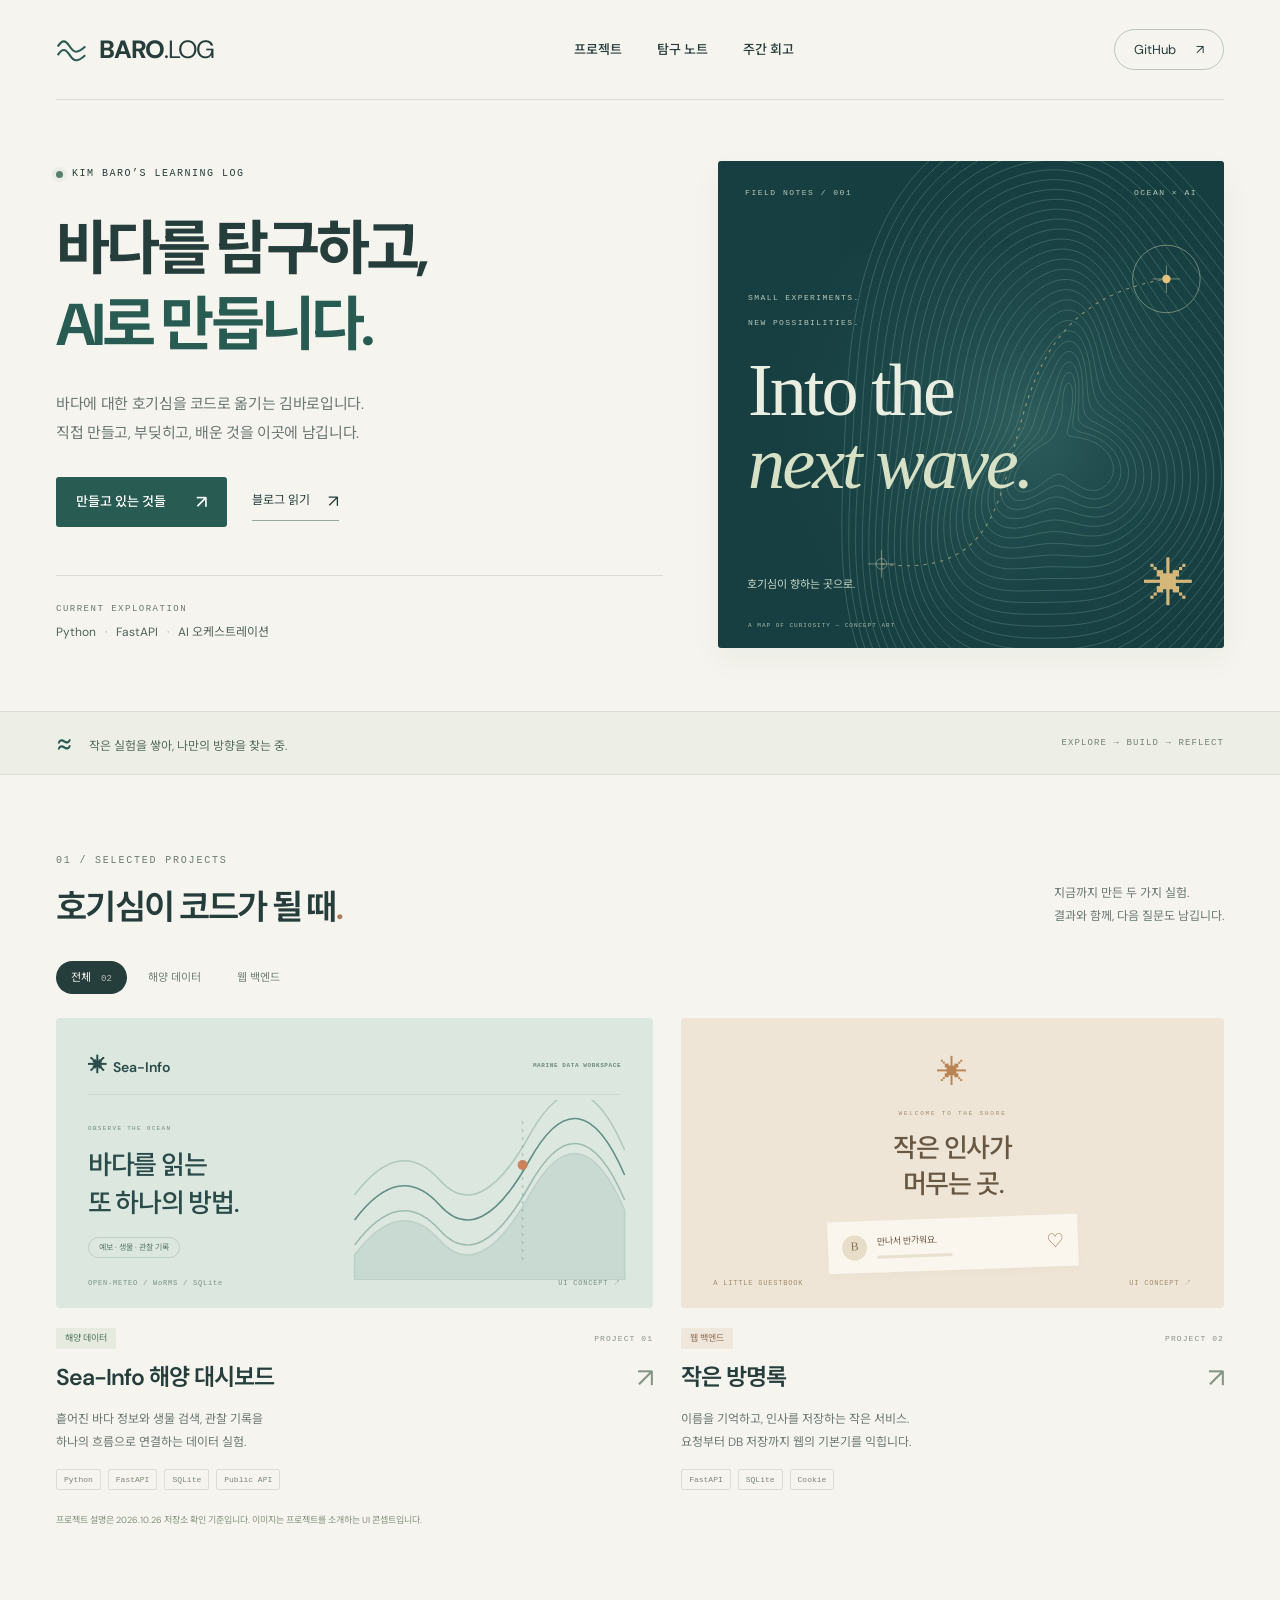
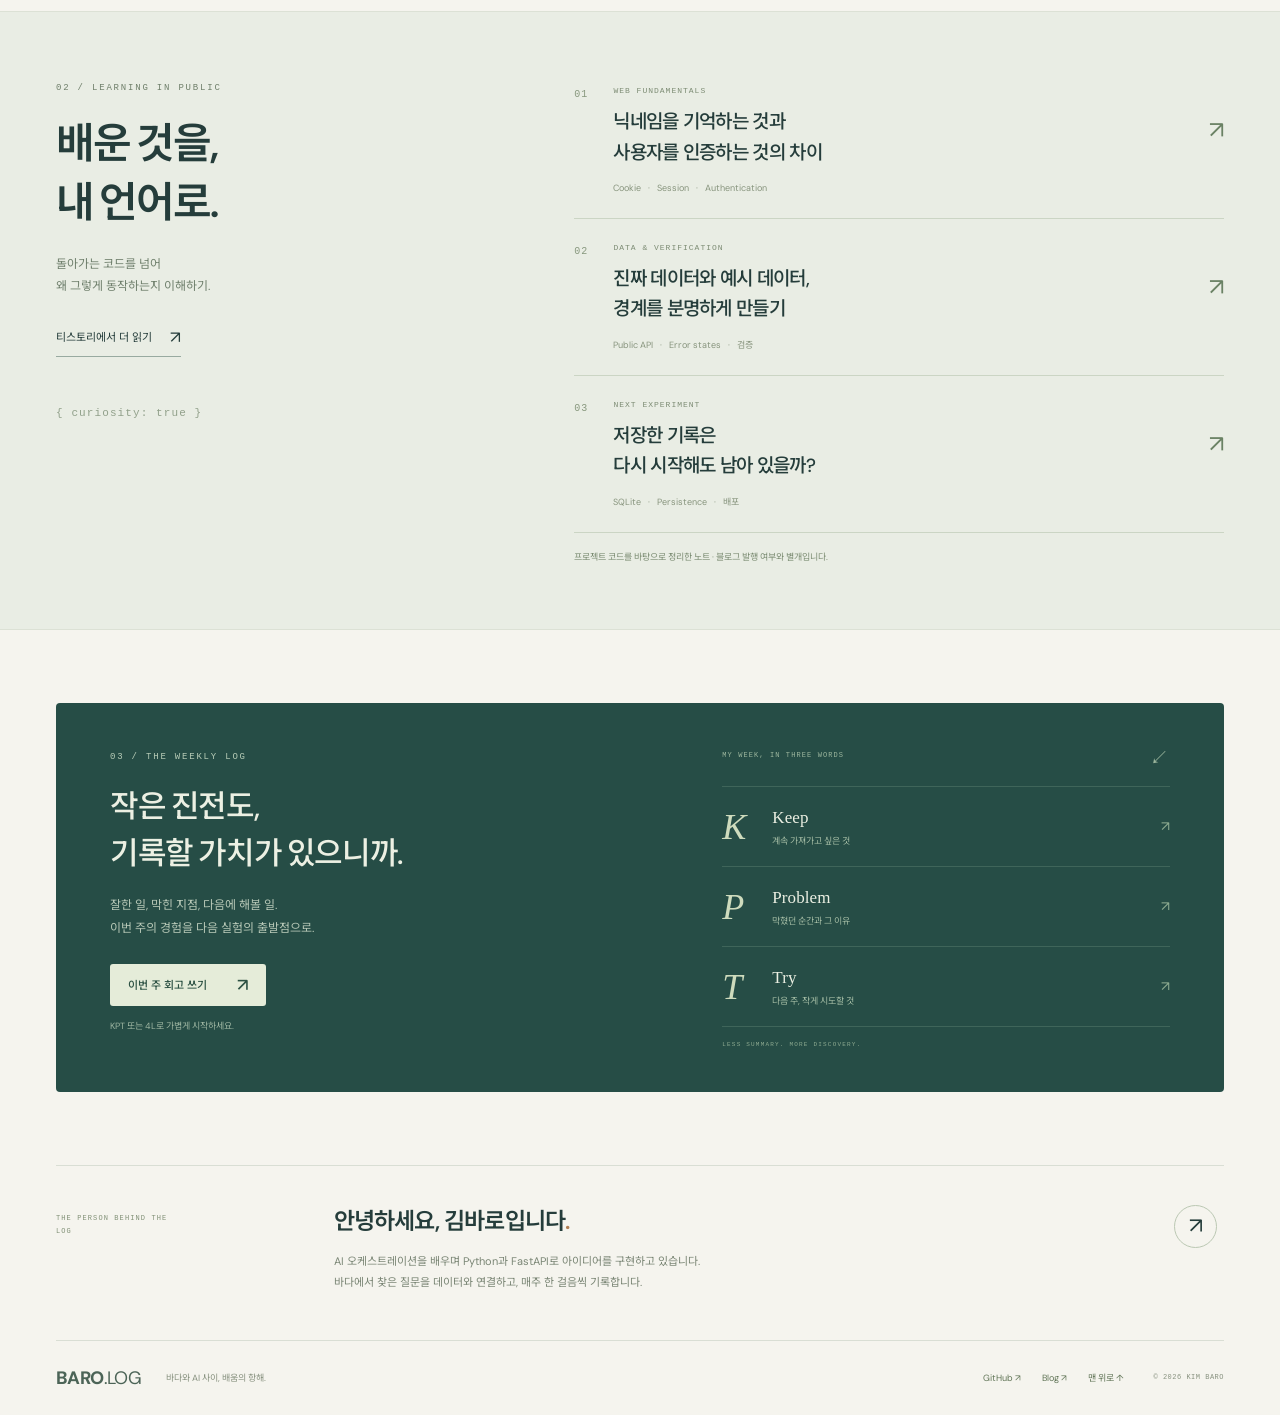
<file: marienebio_info_agent/dist/index.html>
<!doctype html>
<html lang="ko">
<head>
  <meta charset="UTF-8">
  <meta name="viewport" content="width=device-width, initial-scale=1">
  <meta name="theme-color" content="#f4f3ec">
  <meta name="description" content="김바로의 해양 × AI 개발 로그북. 바다에 대한 호기심을 코드로 옮기고, 실험하며 배운 것을 기록합니다.">
  <title>BARO.LOG — 바다와 AI 사이</title>
  <link rel="icon" href="favicon.svg" type="image/svg+xml">
  <link rel="stylesheet" href="styles.css">
  <script src="app.js" defer></script>
</head>
<body>
  <a class="skip" href="#main">본문으로 이동</a>
  <header class="header wrap">
    <a class="brand" href="#" aria-label="BARO.LOG 처음으로"><svg viewBox="0 0 36 28" aria-hidden="true"><path d="M2 10c5-8 9-8 14 0s9 8 18 0M2 20c5-8 9-8 14 0s9 8 18 0"/></svg>BARO<span>.LOG</span></a>
    <nav aria-label="주요 메뉴"><a href="#projects">프로젝트</a><a href="#notes">탐구 노트</a><a href="#reflection">주간 회고</a></nav>
    <a class="header-link" href="https://github.com/barokim" target="_blank" rel="noopener noreferrer">GitHub <span aria-hidden="true">↗</span></a>
  </header>
  <main id="main">
    <section class="hero wrap" aria-labelledby="hero-title">
      <div class="hero-copy">
        <p class="eyebrow"><span class="status-dot"></span> KIM BARO’S LEARNING LOG</p>
        <h1 id="hero-title">바다를 탐구하고,<br><span>AI로 만듭니다.</span></h1>
        <p class="hero-desc">바다에 대한 호기심을 코드로 옮기는 김바로입니다.<br class="desktop"> 직접 만들고, 부딪히고, 배운 것을 이곳에 남깁니다.</p>
        <div class="hero-actions"><a class="button primary" href="#projects">만들고 있는 것들 <span aria-hidden="true">↗</span></a><a class="text-link" href="https://marinebaro.tistory.com/" target="_blank" rel="noopener noreferrer">블로그 읽기 <span aria-hidden="true">↗</span></a></div>
        <div class="hero-foot"><span class="mono">CURRENT EXPLORATION</span><p>Python <b>·</b> FastAPI <b>·</b> AI 오케스트레이션</p></div>
      </div>
      <figure class="ocean-cover">
        <div class="cover-top mono"><span>FIELD NOTES / 001</span><span>OCEAN × AI</span></div>
        <svg id="contour-map" class="contour-map" viewBox="0 0 520 530" aria-hidden="true"><defs><radialGradient id="sea-glow"><stop offset="0" stop-color="#467d78" stop-opacity=".5"/><stop offset="1" stop-color="#173f42" stop-opacity="0"/></radialGradient></defs><rect width="520" height="530" fill="url(#sea-glow)"/><g id="contours"></g><g class="map-cross"><path d="M395 112v26m-13-13h26M125 382v26m-13-13h26"/><circle cx="395" cy="125" r="32"/><circle cx="125" cy="395" r="5"/></g><path class="map-route" d="M125 395C315 420 182 160 395 125"/><circle cx="395" cy="125" r="4" fill="#e5c17f"/></svg>
        <div class="cover-title"><span class="mono">SMALL EXPERIMENTS.<br>NEW POSSIBILITIES.</span><p>Into the<br><i>next wave.</i></p></div>
        <figcaption class="cover-bottom"><span>호기심이 향하는 곳으로.</span><span class="compass" aria-hidden="true">✳</span></figcaption>
        <span class="map-caption mono">A MAP OF CURIOSITY — CONCEPT ART</span>
      </figure>
    </section>
    <div class="chapter-strip"><div class="wrap strip-inner"><p><span class="tiny-wave" aria-hidden="true">≈</span> 작은 실험을 쌓아, 나만의 방향을 찾는 중.</p><span class="mono">EXPLORE → BUILD → REFLECT</span></div></div>
    <section class="projects wrap section" id="projects" aria-labelledby="projects-title">
      <div class="section-top"><div><p class="eyebrow">01 / SELECTED PROJECTS</p><h2 id="projects-title">호기심이 코드가 될 때<span class="heading-dot">.</span></h2></div><p class="section-note">지금까지 만든 두 가지 실험.<br>결과와 함께, 다음 질문도 남깁니다.</p></div>
      <div class="filters" role="group" aria-label="프로젝트 분류"><button class="filter active" data-filter="all" aria-pressed="true">전체 <span>02</span></button><button class="filter" data-filter="ocean" aria-pressed="false">해양 데이터</button><button class="filter" data-filter="web" aria-pressed="false">웹 백엔드</button></div>
      <div class="project-grid">
        <article class="project-card" data-category="ocean">
          <button class="project-art sea-art" data-project="sea" aria-label="Sea-Info 프로젝트 자세히 보기">
            <div class="mock-top"><span><span class="mini-sun">✳</span> Sea-Info</span><span class="mono">MARINE DATA WORKSPACE</span></div>
            <div class="sea-preview"><div class="sea-preview-copy"><span class="mono">OBSERVE THE OCEAN</span><strong>바다를 읽는<br>또 하나의 방법.</strong><span class="mock-chip">예보 · 생물 · 관찰 기록</span></div><svg viewBox="0 0 260 180" aria-hidden="true"><path d="M0 155Q45 95 85 140T175 95T270 110V180H0Z" fill="#91b2ac" opacity=".25"/><path d="M0 120Q45 60 85 105T175 60T270 75"/><path d="M0 145Q45 85 85 130T175 85T270 100" opacity=".5"/><path d="M0 95Q45 35 85 80T175 35T270 50" opacity=".35"/><circle cx="168" cy="65" r="5" fill="#ce835b" stroke="none"/><path d="M168 21V160" stroke-dasharray="3 5" opacity=".35"/></svg></div><div class="preview-caption mono"><span>OPEN-METEO / WoRMS / SQLite</span><span>UI CONCEPT ↗</span></div>
          </button>
          <div class="project-info"><div class="project-meta"><span class="tag">해양 데이터</span><span class="mono">PROJECT 01</span></div><button class="project-title" data-project="sea">Sea-Info 해양 대시보드 <span aria-hidden="true">↗</span></button><p>흩어진 바다 정보와 생물 검색, 관찰 기록을<br class="desktop"> 하나의 흐름으로 연결하는 데이터 실험.</p><div class="tech-list"><span>Python</span><span>FastAPI</span><span>SQLite</span><span>Public API</span></div></div>
        </article>
        <article class="project-card" data-category="web">
          <button class="project-art guest-art" data-project="guest" aria-label="작은 방명록 프로젝트 자세히 보기"><div class="guest-preview"><span class="guest-sun" aria-hidden="true">✳</span><span class="mono">WELCOME TO THE SHORE</span><strong>작은 인사가<br>머무는 곳.</strong><div class="guest-line"><span class="avatar">B</span><span>만나서 반가워요.<i></i></span><span aria-hidden="true">♡</span></div></div><div class="preview-caption mono"><span>A LITTLE GUESTBOOK</span><span>UI CONCEPT ↗</span></div></button>
          <div class="project-info"><div class="project-meta"><span class="tag clay">웹 백엔드</span><span class="mono">PROJECT 02</span></div><button class="project-title" data-project="guest">작은 방명록 <span aria-hidden="true">↗</span></button><p>이름을 기억하고, 인사를 저장하는 작은 서비스.<br class="desktop"> 요청부터 DB 저장까지 웹의 기본기를 익힙니다.</p><div class="tech-list"><span>FastAPI</span><span>SQLite</span><span>Cookie</span></div></div>
        </article>
      </div>
      <p class="source-note">프로젝트 설명은 2026.10.26 저장소 확인 기준입니다. 이미지는 프로젝트를 소개하는 UI 콘셉트입니다.</p>
    </section>
    <section class="notes-section" id="notes" aria-labelledby="notes-title"><div class="wrap notes-layout">
      <div class="notes-intro"><p class="eyebrow">02 / LEARNING IN PUBLIC</p><h2 id="notes-title">배운 것을,<br>내 언어로.</h2><p>돌아가는 코드를 넘어<br>왜 그렇게 동작하는지 이해하기.</p><a class="text-link" href="https://marinebaro.tistory.com/" target="_blank" rel="noopener noreferrer">티스토리에서 더 읽기 <span aria-hidden="true">↗</span></a><div class="notebook-mark mono" aria-hidden="true">{ curiosity: true }</div></div>
      <div class="note-list">
        <button class="note-row" data-note="cookie"><span class="note-number mono">01</span><span class="note-body"><span class="note-category">WEB FUNDAMENTALS</span><strong>닉네임을 기억하는 것과<br>사용자를 인증하는 것의 차이</strong><span class="note-tags">Cookie <b>·</b> Session <b>·</b> Authentication</span></span><span class="note-arrow" aria-hidden="true">↗</span></button>
        <button class="note-row" data-note="api"><span class="note-number mono">02</span><span class="note-body"><span class="note-category">DATA & VERIFICATION</span><strong>진짜 데이터와 예시 데이터,<br>경계를 분명하게 만들기</strong><span class="note-tags">Public API <b>·</b> Error states <b>·</b> 검증</span></span><span class="note-arrow" aria-hidden="true">↗</span></button>
        <button class="note-row" data-note="db"><span class="note-number mono">03</span><span class="note-body"><span class="note-category">NEXT EXPERIMENT</span><strong>저장한 기록은<br>다시 시작해도 남아 있을까?</strong><span class="note-tags">SQLite <b>·</b> Persistence <b>·</b> 배포</span></span><span class="note-arrow" aria-hidden="true">↗</span></button>
        <p class="note-disclaimer">프로젝트 코드를 바탕으로 정리한 노트 · 블로그 발행 여부와 별개입니다.</p>
      </div>
    </div></section>
    <section class="reflection-section wrap section" id="reflection" aria-labelledby="reflection-title">
      <div class="reflection-panel"><div class="reflection-copy"><p class="eyebrow">03 / THE WEEKLY LOG</p><h2 id="reflection-title">작은 진전도,<br>기록할 가치가 있으니까.</h2><p>잘한 일, 막힌 지점, 다음에 해볼 일.<br>이번 주의 경험을 다음 실험의 출발점으로.</p><button class="button light" id="open-reflection">이번 주 회고 쓰기 <span aria-hidden="true">↗</span></button><span class="saved-note" id="draft-status">KPT 또는 4L로 가볍게 시작하세요.</span></div><div class="kpt-preview" aria-hidden="true"><div class="kpt-top mono"><span>MY WEEK, IN THREE WORDS</span><span>↙</span></div><div class="kpt-line"><span>K</span><div><strong>Keep</strong><p>계속 가져가고 싶은 것</p></div><span>↗</span></div><div class="kpt-line"><span>P</span><div><strong>Problem</strong><p>막혔던 순간과 그 이유</p></div><span>↗</span></div><div class="kpt-line"><span>T</span><div><strong>Try</strong><p>다음 주, 작게 시도할 것</p></div><span>↗</span></div><p class="mono kpt-bottom">LESS SUMMARY. MORE DISCOVERY.</p></div></div>
    </section>
    <section class="about wrap" aria-label="김바로 소개"><div class="about-label mono">THE PERSON BEHIND THE LOG</div><div><h2>안녕하세요, 김바로입니다<span>.</span></h2><p>AI 오케스트레이션을 배우며 Python과 FastAPI로 아이디어를 구현하고 있습니다.<br>바다에서 찾은 질문을 데이터와 연결하고, 매주 한 걸음씩 기록합니다.</p></div><a class="round-link" href="https://github.com/barokim" target="_blank" rel="noopener noreferrer" aria-label="김바로 GitHub 프로필 열기">↗</a></section>
  </main>
  <footer class="wrap footer"><a class="brand footer-brand" href="#">BARO<span>.LOG</span></a><span>바다와 AI 사이, 배움의 항해.</span><div><a href="https://github.com/barokim" target="_blank" rel="noopener noreferrer">GitHub ↗</a><a href="https://marinebaro.tistory.com/" target="_blank" rel="noopener noreferrer">Blog ↗</a><a href="#">맨 위로 ↑</a></div><span class="mono copyright">© 2026 KIM BARO</span></footer>
  <dialog id="detail-dialog" class="detail-dialog"><button class="close-dialog" data-close aria-label="닫기">×</button><div id="detail-content"></div></dialog>
  <dialog id="reflection-dialog" class="reflection-dialog" aria-labelledby="reflection-dialog-title"><button class="close-dialog" data-close aria-label="회고 닫기">×</button><p class="eyebrow">YOUR PERSONAL LOGBOOK</p><h2 id="reflection-dialog-title">이번 주의 나에게.</h2><p class="dialog-intro">강의 요약보다, 직접 겪으며 배운 것을 적어보세요.</p><form id="reflection-form"><div class="form-header"><label>기록 날짜<input type="date" id="log-date" required></label><label>회고 방식<select id="log-format"><option value="KPT">KPT — Keep · Problem · Try</option><option value="4L">4L — Liked · Learned · Lacked · Longed for</option></select></label></div><label class="title-label">이번 주 한 줄<input id="log-title" maxlength="120" placeholder="이번 주를 표현하는 나만의 제목"></label><div id="reflection-fields"></div><div class="form-actions"><span id="save-status" role="status">입력하면 자동 저장됩니다.</span><button class="button primary" type="submit">Markdown 내려받기 ↓</button></div><p class="local-note">이 브라우저에만 저장됩니다. 기기 간 동기화나 블로그 발행은 지원하지 않습니다. 기록을 보관하려면 파일로 내려받으세요.</p></form></dialog>
  <div class="toast" id="toast" role="status" aria-live="polite"></div>
</body>
</html>
</file>
<file: marienebio_info_agent/dist/styles.css>
@import url('https://fonts.googleapis.com/css2?family=DM+Sans:wght@400;500;600;700&family=Noto+Sans+KR:wght@400;500;600;700;800;900&display=swap');
:root{--paper:#f5f4ee;--ink:#253d3b;--muted:#6c7873;--green:#285b52;--line:#d9ded4;--clay:#ad6e4f;--serif:Georgia,'Times New Roman',serif;--sans:'DM Sans','Noto Sans KR',-apple-system,BlinkMacSystemFont,'Segoe UI',sans-serif;--mono:'SFMono-Regular',Consolas,'Liberation Mono',monospace}
*{box-sizing:border-box}html{scroll-behavior:smooth;scroll-padding-top:32px}body{margin:0;background:var(--paper);color:var(--ink);font-family:var(--sans);font-size:15px;line-height:1.65;-webkit-font-smoothing:antialiased}button,input,textarea,select{font:inherit}a{color:inherit;text-decoration:none}button{color:inherit}button,a,input,select,textarea{-webkit-tap-highlight-color:transparent}button{cursor:pointer}button:focus-visible,a:focus-visible,input:focus-visible,textarea:focus-visible,select:focus-visible{outline:3px solid #b17c45;outline-offset:5px}button{border:0}a,button{touch-action:manipulation}.wrap{max-width:1320px;margin:0 auto;width:calc(100% - 112px)}.mono{font-family:var(--mono);font-size:10px;letter-spacing:1.1px}.eyebrow{font-family:var(--mono);font-size:11px;font-weight:500;letter-spacing:1.8px;margin:0 0 22px}.skip{position:absolute;top:-80px;left:20px;padding:12px;background:var(--ink);color:white;z-index:100}.skip:focus{top:10px}.header{height:100px;display:flex;align-items:center;justify-content:space-between;border-bottom:1px solid var(--line)}.brand{display:inline-flex;align-items:center;font-size:25px;letter-spacing:-1.25px;font-weight:800;line-height:1}.brand span{font-weight:400}.brand svg{width:31px;height:28px;margin-right:12px;fill:none;stroke:var(--green);stroke-width:2.4}.header nav{display:flex;gap:35px;font-size:13px;font-weight:500;margin-left:40px}.header nav a{position:relative;padding:12px 0}.header nav a:after{content:'';position:absolute;left:0;bottom:5px;width:0;height:1px;background:var(--green);transition:width .2s}.header nav a:hover:after{width:100%}.header-link{font-size:13px;border:1px solid #bbc6b9;border-radius:30px;padding:9px 19px;display:flex;gap:20px}.header-link:hover{background:#e4e9df}.hero{display:grid;grid-template-columns:1.2fr 1fr;gap:55px;align-items:center;padding-top:58px;padding-bottom:60px}.hero-copy{padding:8px 0}.hero .eyebrow{display:flex;align-items:center;gap:9px;font-size:10px;letter-spacing:1.5px;margin-bottom:28px}.status-dot{width:7px;height:7px;background:#55806c;border-radius:50%;box-shadow:0 0 0 4px #55806c12}h1,h2,h3,p{word-break:keep-all}h1{font-size:clamp(40px,4.6vw,67px);line-height:1.3;letter-spacing:-3.7px;font-weight:700;margin:0 0 26px}h1 span{color:var(--green)}.hero-desc{font-size:15px;line-height:1.95;color:var(--muted);margin-bottom:29px;letter-spacing:-.35px}.hero-actions{display:flex;align-items:center;gap:25px}.button{display:inline-flex;gap:30px;align-items:center;justify-content:center;border-radius:3px;font-size:13px;font-weight:500;padding:14px 20px;transition:background .2s,transform .2s}.button:hover{transform:translateY(-2px)}.primary{color:#fff;background:var(--green)}.primary:hover{background:#194b43}.button span{font-size:18px;line-height:1}.text-link{display:inline-flex;gap:18px;align-items:center;font-size:12px;border-bottom:1px solid #98aaa0;padding:5px 0}.text-link span{font-size:17px}.hero-foot{border-top:1px solid var(--line);margin-top:48px;padding-top:18px}.hero-foot>.mono{font-size:9px;color:var(--muted);letter-spacing:1.5px}.hero-foot p{font-size:12px;margin:5px 0 0;color:#4d635b}.hero-foot b{margin:0 6px;color:#a3afa4;font-weight:400}.ocean-cover{margin:0;aspect-ratio:1.04;background:#173f42;border-radius:3px;position:relative;overflow:hidden;color:#e9eee0;isolation:isolate;box-shadow:0 12px 32px #1c3f370b}.cover-top{position:absolute;left:27px;right:27px;top:25px;display:flex;justify-content:space-between;font-size:8px;letter-spacing:1.5px;color:#b3c9bb;z-index:2}.contour-map{position:absolute;width:115%;height:115%;right:-18%;top:-3%}.contour-map #contours{fill:none;stroke:#85b4a2;stroke-width:.7;opacity:.4}.map-cross{fill:none;stroke:#b6c4a2;stroke-width:.8;opacity:.65}.map-route{stroke:#d6bd85;stroke-width:1;stroke-dasharray:3 5;fill:none;opacity:.65}.cover-title{position:absolute;top:25%;left:30px;z-index:2}.cover-title>span{font-size:8px;letter-spacing:1.4px;color:#b9c8b7;line-height:1.8}.cover-title p{font-family:var(--serif);font-size:clamp(40px,5.8vw,77px);line-height:.98;letter-spacing:-3px;font-weight:400;margin:22px 0 0}.cover-title i{font-weight:400;color:#d7e1c6}.cover-bottom{position:absolute;bottom:38px;left:29px;right:29px;display:flex;align-items:center;justify-content:space-between;font-size:11px;color:#c4d6c5}.compass{font-size:51px;line-height:1;font-weight:200;color:#d6b77a}.map-caption{position:absolute;left:30px;bottom:17px;font-size:6px;letter-spacing:1px;color:#a4baad}.chapter-strip{border-top:1px solid var(--line);border-bottom:1px solid var(--line);background:#edeee5}.strip-inner{display:flex;align-items:center;justify-content:space-between;min-height:62px}.strip-inner p{font-size:12px;color:#566a5e;margin:0}.tiny-wave{color:var(--green);font-size:30px;vertical-align:-3px;margin-right:13px}.strip-inner .mono{color:#738372;font-size:9px}.section{padding-top:78px;padding-bottom:74px}.section-top{display:flex;justify-content:space-between;align-items:end}.section-top .eyebrow{font-size:10px;margin-bottom:13px;color:#6b7d70}h2{font-size:34px;letter-spacing:-1.7px;line-height:1.45;font-weight:600;margin:0}.heading-dot{color:#ad7955}.section-note{font-size:12px;color:var(--muted);line-height:1.85;margin:0 0 5px}.filters{display:flex;gap:6px;margin:29px 0 24px}.filter{background:transparent;padding:7px 15px;color:#708075;font-size:11px;border-radius:24px;transition:background .2s}.filter span{font-family:var(--mono);font-size:9px;margin-left:7px;opacity:.7}.filter.active{background:var(--ink);color:var(--paper)}.filter:not(.active):hover{background:#e5e9dd}.project-grid{display:grid;grid-template-columns:1.1fr 1fr;gap:28px;align-items:start}.project-card[hidden]{display:none}.project-art{width:100%;height:290px;text-align:left;position:relative;border-radius:4px;overflow:hidden;transition:transform .25s,box-shadow .25s}.project-art:hover{transform:translateY(-4px);box-shadow:0 14px 22px #263d3b0c}.sea-art{background:#dce7df;padding:23px 32px;color:#294b49}.mock-top{display:flex;justify-content:space-between;align-items:center;font-size:14px;font-weight:600;border-bottom:1px solid #7e9f952b;padding-bottom:13px}.mock-top>.mono{font-size:6px;letter-spacing:.6px;color:#6d8a7d}.mini-sun{font-size:19px;margin-right:3px}.sea-preview{display:flex;position:relative;align-items:center;height:180px}.sea-preview-copy{position:relative;z-index:1;min-width:51%}.sea-preview-copy>.mono{font-size:6px;color:#718b7f;letter-spacing:1.3px}.sea-preview-copy strong{display:block;font-size:26px;line-height:1.45;letter-spacing:-1.3px;font-weight:500;margin-top:10px}.mock-chip{display:inline-block;font-size:8px;margin-top:14px;border:1px solid #78988a50;padding:3px 10px;border-radius:30px;color:#5c7b6e}.sea-preview svg{width:55%;height:180px;position:absolute;right:-10px;top:5px;fill:none;stroke:#628f85;stroke-width:1.6}.preview-caption{font-size:7px;letter-spacing:.8px;position:absolute;bottom:18px;left:32px;right:32px;display:flex;justify-content:space-between;color:#799084}.guest-art{background:#eee5d6;padding:20px 30px;color:#685843}.guest-preview{max-width:250px;margin:0 auto;position:relative;text-align:center}.guest-sun{color:#b98353;font-size:31px;line-height:1.1;display:block;margin-bottom:8px}.guest-preview>.mono{font-size:6px;letter-spacing:1.8px;color:#a18b6c}.guest-preview>strong{display:block;font-size:26px;line-height:1.35;font-weight:500;letter-spacing:-1.2px;margin:9px 0 16px}.guest-line{display:flex;align-items:center;gap:10px;background:#faf6ed;padding:12px 14px;box-shadow:0 4px 6px #75614406;text-align:left;transform:rotate(-2deg);font-size:9px}.avatar{display:flex;align-items:center;justify-content:center;width:25px;height:25px;background:#e8ddc8;border-radius:50%;color:#8a7757;font-family:var(--serif);font-size:12px}.guest-line i{display:block;background:#e7dfcf;width:75px;height:3px;margin-top:6px}.guest-line>span:last-child{margin-left:auto;font-size:17px;color:#b08b67}.guest-art .preview-caption{color:#a08c6b}.project-info{padding-top:20px}.project-meta{display:flex;align-items:center;justify-content:space-between;margin-bottom:10px}.tag{font-size:9px;color:#50745f;background:#e6eadf;padding:3px 9px;border-radius:2px}.tag.clay{background:#efe7dc;color:#946f51}.project-meta .mono{font-size:8px;color:#8a9387}.project-title{width:100%;display:flex;align-items:center;justify-content:space-between;padding:0;background:transparent;text-align:left;font-weight:600;font-size:23px;letter-spacing:-1px}.project-title>span{font-weight:400;font-size:27px;line-height:1;color:#849583}.project-title:hover{color:#377461}.project-info>p{font-size:12px;line-height:1.9;color:var(--muted);margin:12px 0 15px}.tech-list{display:flex;gap:7px;flex-wrap:wrap}.tech-list span{font-family:var(--mono);font-size:8px;border:1px solid #d9dfd1;color:#7d8778;padding:3px 7px;border-radius:2px}.source-note{font-size:9px;color:#85917f;margin-top:23px}.notes-section{background:#e9ede4;border-block:1px solid #dce1d5;padding:69px 0 65px}.notes-layout{display:grid;grid-template-columns:.8fr 1.2fr;gap:85px}.notes-intro .eyebrow{font-size:9px;color:#6f7f6a;margin-bottom:19px}.notes-intro h2{font-size:42px;line-height:1.4;letter-spacing:-2px}.notes-intro>p:not(.eyebrow){font-size:12px;line-height:1.9;color:#70806d;margin:20px 0}.notes-intro .text-link{font-size:11px}.notebook-mark{font-size:11px;color:#91a08a;margin-top:47px}.note-row{background:transparent;display:flex;align-items:start;gap:25px;width:100%;padding:22px 0;text-align:left;border-bottom:1px solid #cbd5c4;transition:padding .2s}.note-row:first-child{padding-top:3px}.note-row:hover{padding-left:8px}.note-number{font-size:10px;color:#88987e;margin-top:3px}.note-body{display:block;flex:1}.note-category{display:block;font-family:var(--mono);font-size:8px;letter-spacing:1px;color:#7d8c74;margin-bottom:10px}.note-body strong{font-size:19px;letter-spacing:-.7px;line-height:1.6;font-weight:500;display:block}.note-tags{font-size:9px;display:block;color:#87947d;margin-top:13px}.note-tags b{margin:0 5px;font-weight:400}.note-arrow{font-size:24px;color:#6a8264;margin-top:34px;line-height:1}.note-disclaimer{font-size:9px;color:#7a8b71;margin:17px 0 0}.reflection-section{padding-block:73px}.reflection-panel{background:#264d46;color:#ecf0e3;display:grid;grid-template-columns:1.1fr .9fr;gap:65px;padding:47px 54px 42px;border-radius:4px;position:relative;overflow:hidden}.reflection-copy .eyebrow{font-size:9px;color:#b7ccb7;margin-bottom:19px}.reflection-copy h2{font-size:31px;line-height:1.5;letter-spacing:-1.4px;font-weight:500}.reflection-copy>p:not(.eyebrow){font-size:12px;line-height:1.9;color:#b7c8b7;margin:17px 0 24px}.light{background:#e5ecd9;color:#2c5143;font-size:11px;padding:12px 18px;gap:30px}.light:hover{background:#f3f6e8}.saved-note{display:block;font-size:9px;color:#9eb6a2;margin-top:13px}.kpt-preview{align-self:center}.kpt-top{font-size:7px;color:#9db79e;display:flex;justify-content:space-between;padding-bottom:17px}.kpt-top>span:last-child{font-size:19px;line-height:1}.kpt-line{display:flex;align-items:center;gap:19px;border-top:1px solid #aac8ae30;padding:17px 0}.kpt-line>span:first-child{font-family:var(--serif);font-style:italic;font-size:36px;width:31px;color:#cedbbd;line-height:1}.kpt-line strong{font-family:var(--serif);font-size:17px;font-weight:400;letter-spacing:.1px}.kpt-line p{font-size:9px;color:#a5bda5;margin:2px 0 0}.kpt-line>span:last-child{margin-left:auto;font-size:14px;color:#8eac91}.kpt-bottom{font-size:6px;color:#8daa90;border-top:1px solid #aac8ae30;padding-top:13px;letter-spacing:1.2px;margin:0}.about{display:grid;grid-template-columns:.55fr 1.8fr 50px;gap:30px;border-top:1px solid var(--line);padding-top:39px;padding-bottom:47px;align-items:start}.about-label{font-size:7px;color:#809076;line-height:1.8;padding-top:7px;max-width:120px}.about h2{font-size:23px;letter-spacing:-.8px}.about h2 span{color:#b17e53}.about p{font-size:11px;line-height:1.9;color:#7a8675;margin:13px 0 0}.round-link{width:43px;height:43px;display:flex;align-items:center;justify-content:center;border:1px solid #bbc8b3;border-radius:50%;font-size:22px}.round-link:hover{background:#e5eadc}.footer{padding-block:28px;display:flex;align-items:center;gap:25px;border-top:1px solid var(--line);font-size:9px;color:#87917f;flex-wrap:wrap}.footer-brand{font-size:18px;color:#4c6457;letter-spacing:-.6px}.footer>div{display:flex;gap:21px;margin-left:auto;color:#617557}.copyright{font-size:7px;letter-spacing:.5px;margin-left:4px}.footer a:hover{color:#184f41}
dialog{color:var(--ink);background:var(--paper);border:none;border-radius:6px;padding:43px;box-shadow:0 24px 100px #16342c3b;width:calc(100% - 32px);max-height:90dvh;overflow:auto}dialog::backdrop{background:#153b36a3;backdrop-filter:blur(5px)}.detail-dialog{max-width:720px}.close-dialog{position:absolute;top:14px;right:16px;width:34px;height:34px;background:#e5e9de;border-radius:50%;font-size:25px;line-height:1;font-weight:400}.close-dialog:hover{background:#d9e0d2}.detail-dialog .eyebrow{font-size:9px;margin-bottom:16px}.detail-dialog h2{font-size:30px;line-height:1.5;margin-right:15px}.detail-lead{font-size:14px;line-height:1.95;color:#697d6d;margin-block:20px 27px}.detail-dialog h3{font-size:15px;letter-spacing:-.4px;margin-top:27px;margin-bottom:10px;font-weight:600}.detail-dialog ul,.detail-dialog ol{padding-left:20px;font-size:13px;line-height:1.95;color:#607366}.detail-dialog li{margin-block:7px}.detail-dialog p{font-size:13px;line-height:1.95}.detail-callout{padding:17px 21px;background:#e4e9dc;border-left:2px solid #80a17c;margin-top:23px;font-size:12px;line-height:1.9;color:#586b5a}.detail-actions{display:flex;gap:18px;flex-wrap:wrap;margin-top:27px;padding-top:23px;border-top:1px solid var(--line)}.detail-actions .button{font-size:11px}.detail-source{font-size:9px!important;color:#83917c;margin-top:25px}.reflection-dialog{max-width:760px}.reflection-dialog .eyebrow{font-size:9px;margin-bottom:12px}.reflection-dialog h2{font-size:32px}.dialog-intro{color:#7a8873;font-size:12px;margin-bottom:25px}.form-header{display:grid;grid-template-columns:.7fr 1.3fr;gap:18px}label{display:block;font-size:11px;font-weight:500}input,select,textarea{display:block;width:100%;border:1px solid #cbd5c1;background:#fbfbf5;color:var(--ink);border-radius:3px;padding:11px 13px;font-size:12px;margin-top:7px}input::placeholder,textarea::placeholder{color:#9ba48e;font-size:11px}textarea{resize:vertical;min-height:100px;line-height:1.9}select{padding-right:8px}.title-label{margin-top:18px}.reflection-field{margin-top:20px}.field-top{display:flex;justify-content:space-between;align-items:baseline}.field-label{font-family:var(--serif);font-size:21px;font-weight:400}.field-label small{font-family:var(--sans);font-size:10px;margin-left:10px;color:#819175}.field-count{font-size:8px;color:#8a987f;font-family:var(--mono)}.form-actions{border-top:1px solid var(--line);padding-top:20px;margin-top:25px;display:flex;align-items:center;justify-content:space-between;gap:15px}.form-actions>span{font-size:10px;color:#778a6b}.form-actions .button{font-size:11px;gap:0}.local-note{font-size:9px;color:#88957c;line-height:1.8;margin-top:13px}.toast{position:fixed;bottom:28px;left:50%;transform:translate(-50%,20px);background:#1c443c;color:#f4f5e9;padding:12px 22px;box-shadow:0 5px 20px #163b3220;border-radius:4px;font-size:12px;opacity:0;pointer-events:none;transition:opacity .2s,transform .2s;z-index:20;width:max-content;max-width:calc(100% - 30px)}.toast.visible{opacity:1;transform:translate(-50%,0)}body.modal-open{overflow:hidden}[hidden]{display:none!important}
@media(min-width:1450px){.hero{gap:90px}.ocean-cover{aspect-ratio:1.1}.hero h1{font-size:70px}}@media(max-width:1100px){.wrap{width:calc(100% - 72px)}.hero{gap:30px}h1{font-size:clamp(36px,4.5vw,54px);letter-spacing:-2.5px}.hero-desc{font-size:13px}.hero-foot{margin-top:34px}.cover-title p{font-size:60px}.cover-title{left:25px;top:24%}.cover-top{left:25px;right:25px;font-size:7px}.cover-bottom{bottom:32px;left:25px}.map-caption{left:25px;font-size:5px}.hero .eyebrow{font-size:8px}.section-note{font-size:10px}.project-art{height:265px}.sea-art{padding-inline:24px}.sea-preview-copy strong,.guest-preview>strong{font-size:23px}.sea-preview{height:165px}.preview-caption{left:24px;right:24px;font-size:6px}.mock-top>.mono{font-size:5px}.notes-layout{gap:50px}.reflection-panel{gap:38px;padding:38px}.reflection-copy h2{font-size:27px}.about{grid-template-columns:.6fr 2fr 45px;gap:22px}.footer{gap:17px}.copyright{width:100%;margin-left:0}.footer>div{margin-left:auto}}
@media(max-width:760px){.wrap{width:calc(100% - 40px)}.header{height:78px}.brand{font-size:22px}.brand svg{width:27px;margin-right:8px}.header nav{margin:0;gap:20px;font-size:11px}.header-link{display:none}.hero{padding-top:39px;padding-bottom:36px;grid-template-columns:1fr;gap:31px}.hero-copy{padding:0}.hero .eyebrow{font-size:9px;margin-bottom:22px}.hero h1{font-size:clamp(38px,7.4vw,57px);letter-spacing:-2.5px;line-height:1.35;margin-bottom:19px}.hero-desc{font-size:13px;margin-bottom:24px}.hero-actions{gap:23px}.button{font-size:12px;padding:13px 17px;gap:25px}.text-link{font-size:11px}.hero-foot{margin-top:29px;padding-top:14px;display:flex;align-items:center;gap:15px}.hero-foot>.mono{font-size:7px;max-width:80px;line-height:1.6}.hero-foot p{font-size:10px;margin:0}.hero-foot b{margin:0 3px}.ocean-cover{aspect-ratio:1.55}.contour-map{width:95%;height:150%;top:-25%;right:-10%}.cover-top{top:20px;left:23px;right:23px;font-size:7px}.cover-title{left:23px;top:28%}.cover-title>span{font-size:6px;line-height:1.6}.cover-title p{font-size:59px;margin-top:10px;letter-spacing:-2.5px}.cover-bottom{bottom:23px;left:23px;right:23px;font-size:9px}.cover-bottom>span:first-child{display:none}.compass{margin-left:auto;font-size:38px}.map-caption{bottom:14px;left:23px;font-size:5px}.strip-inner{min-height:58px;gap:20px}.strip-inner p{font-size:10px;line-height:1.8}.tiny-wave{font-size:26px;margin-right:7px}.strip-inner .mono{font-size:7px;max-width:105px;text-align:right;line-height:1.9}.section{padding-top:49px;padding-bottom:43px}.section-top{display:block}.section-top .eyebrow{font-size:9px;margin-bottom:12px}h2{font-size:27px;letter-spacing:-1.3px}.section-note{margin-top:12px;font-size:11px}.section-note br{display:none}.filters{margin:23px 0 18px}.filter{font-size:10px;padding:7px 13px}.project-grid{gap:30px;grid-template-columns:1fr}.project-art{height:280px}.sea-art{padding:22px 28px}.mock-top{font-size:14px}.mock-top>.mono{font-size:6px}.sea-preview{height:180px}.sea-preview-copy strong{font-size:26px}.sea-preview svg{right:-5px}.preview-caption{left:28px;right:28px;font-size:7px}.guest-art{height:270px}.guest-preview>strong{font-size:26px}.project-info{padding-top:16px}.project-title{font-size:22px}.project-info>p{font-size:12px;margin:10px 0 12px}.project-meta{margin-bottom:8px}.source-note{font-size:8px;line-height:1.9;margin-top:21px}.notes-section{padding:44px 0}.notes-layout{grid-template-columns:1fr;gap:31px}.notes-intro h2{font-size:32px;line-height:1.5}.notes-intro h2 br{display:none}.notes-intro>p:not(.eyebrow){margin:13px 0 14px;font-size:11px}.notes-intro>p br{display:none}.notes-intro .eyebrow{font-size:8px;margin-bottom:13px}.notebook-mark{display:none}.note-row{gap:18px;padding:22px 0}.note-body strong{font-size:18px}.note-disclaimer{font-size:8px;line-height:1.8}.reflection-section{padding-block:43px}.reflection-panel{padding:30px 25px;grid-template-columns:1fr;gap:35px}.reflection-copy h2{font-size:27px}.reflection-copy>p:not(.eyebrow){font-size:11px}.reflection-copy .eyebrow{font-size:8px}.saved-note{font-size:8px}.kpt-top{font-size:7px}.kpt-line{padding:13px 0}.kpt-line>span:first-child{font-size:31px}.kpt-line strong{font-size:17px}.kpt-line p{font-size:9px}.about{grid-template-columns:1fr 40px;gap:15px;padding-block:30px}.about-label{grid-column:1 / -1;max-width:none;font-size:7px}.about h2{font-size:20px}.about p{font-size:10px;margin-top:10px}.about p br{display:none}.round-link{width:36px;height:36px;font-size:20px}.footer{padding-block:25px;gap:16px}.footer-brand{font-size:17px}.footer>span:not(.copyright){font-size:8px}.footer>div{order:4;width:100%;margin:0;font-size:9px;gap:27px}.copyright{width:auto;margin-left:auto;font-size:6px}.desktop{display:none}dialog{padding:34px 24px}.detail-dialog h2{font-size:24px;letter-spacing:-1px}.detail-lead{font-size:12px}.detail-dialog p,.detail-dialog ul,.detail-dialog ol{font-size:12px}.detail-actions{gap:12px}.detail-callout{padding:14px 16px;font-size:11px}.reflection-dialog h2{font-size:27px}.dialog-intro{font-size:11px}.form-header{grid-template-columns:1fr;gap:16px}.form-actions{align-items:flex-start;flex-direction:column}.form-actions .button{width:100%;font-size:12px}.local-note{font-size:8px}.field-label{font-size:21px}.field-label small{font-size:9px;margin-left:8px}}
@media(max-width:760px){.ocean-cover{aspect-ratio:1.35}.cover-title{top:24%}.cover-title p{font-size:52px}.hero-foot>.mono{flex:0 0 90px;max-width:90px}.hero-foot p{line-height:1.8}.strip-inner .mono{max-width:90px;flex:0 0 90px}.strip-inner{gap:12px}}
@media(max-width:380px){.header .brand{font-size:20px}.header .brand svg{width:24px;margin-right:7px}.header nav{gap:14px;font-size:10px}}
@media(prefers-reduced-motion:reduce){html{scroll-behavior:auto}*,*:before,*:after{transition:none!important;animation:none!important}}
</file>
